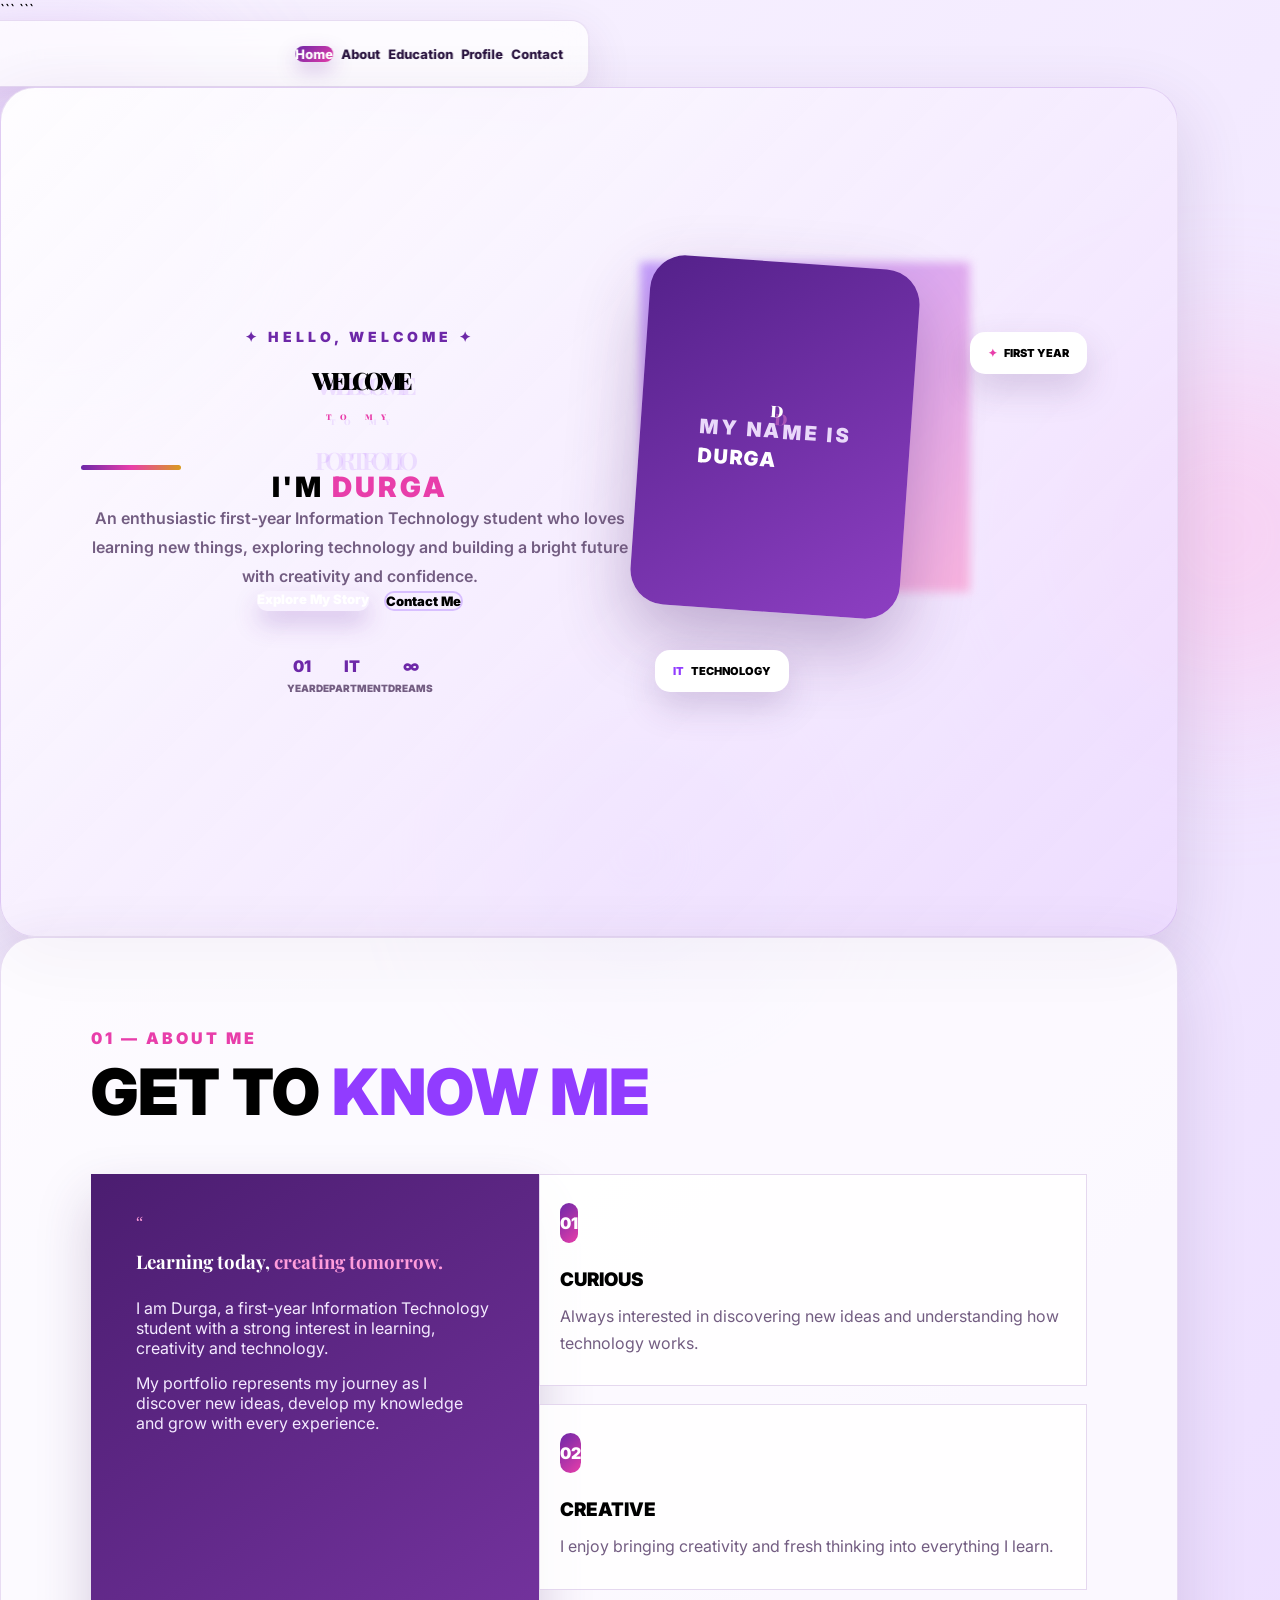
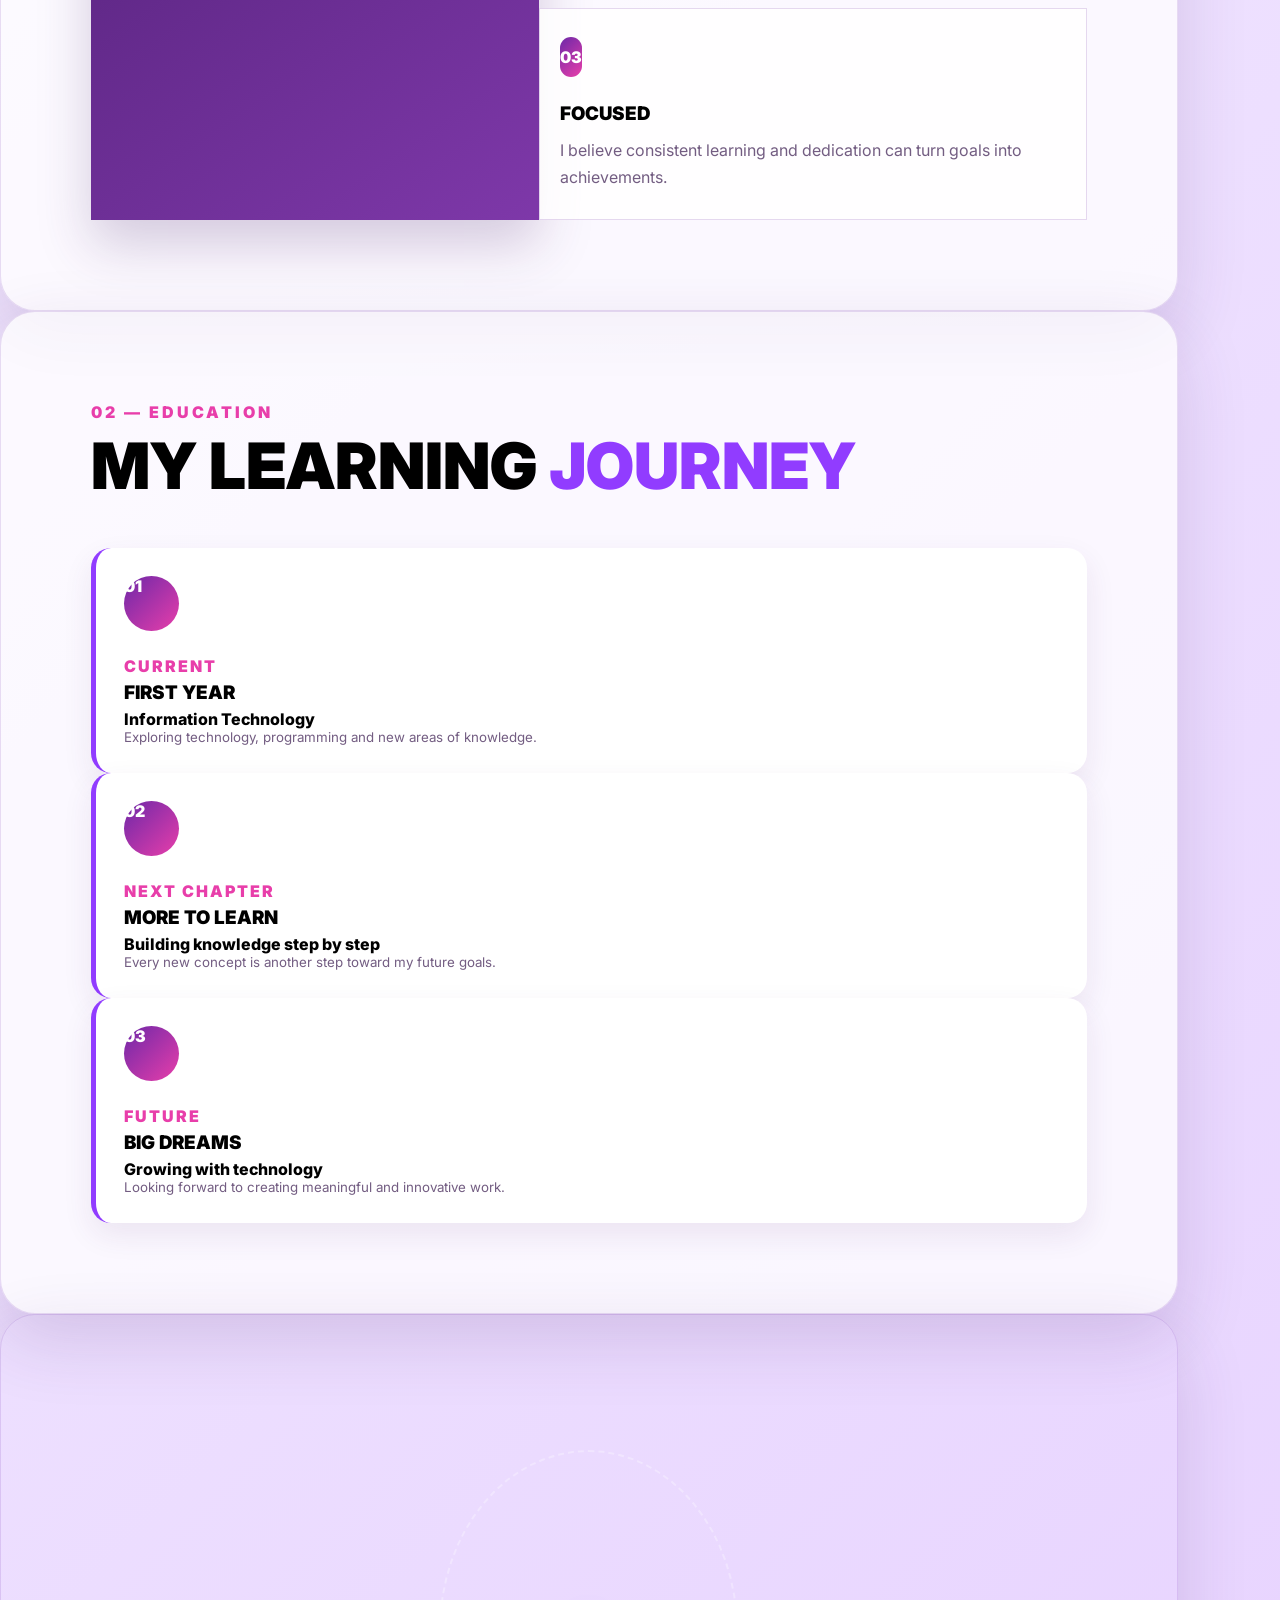
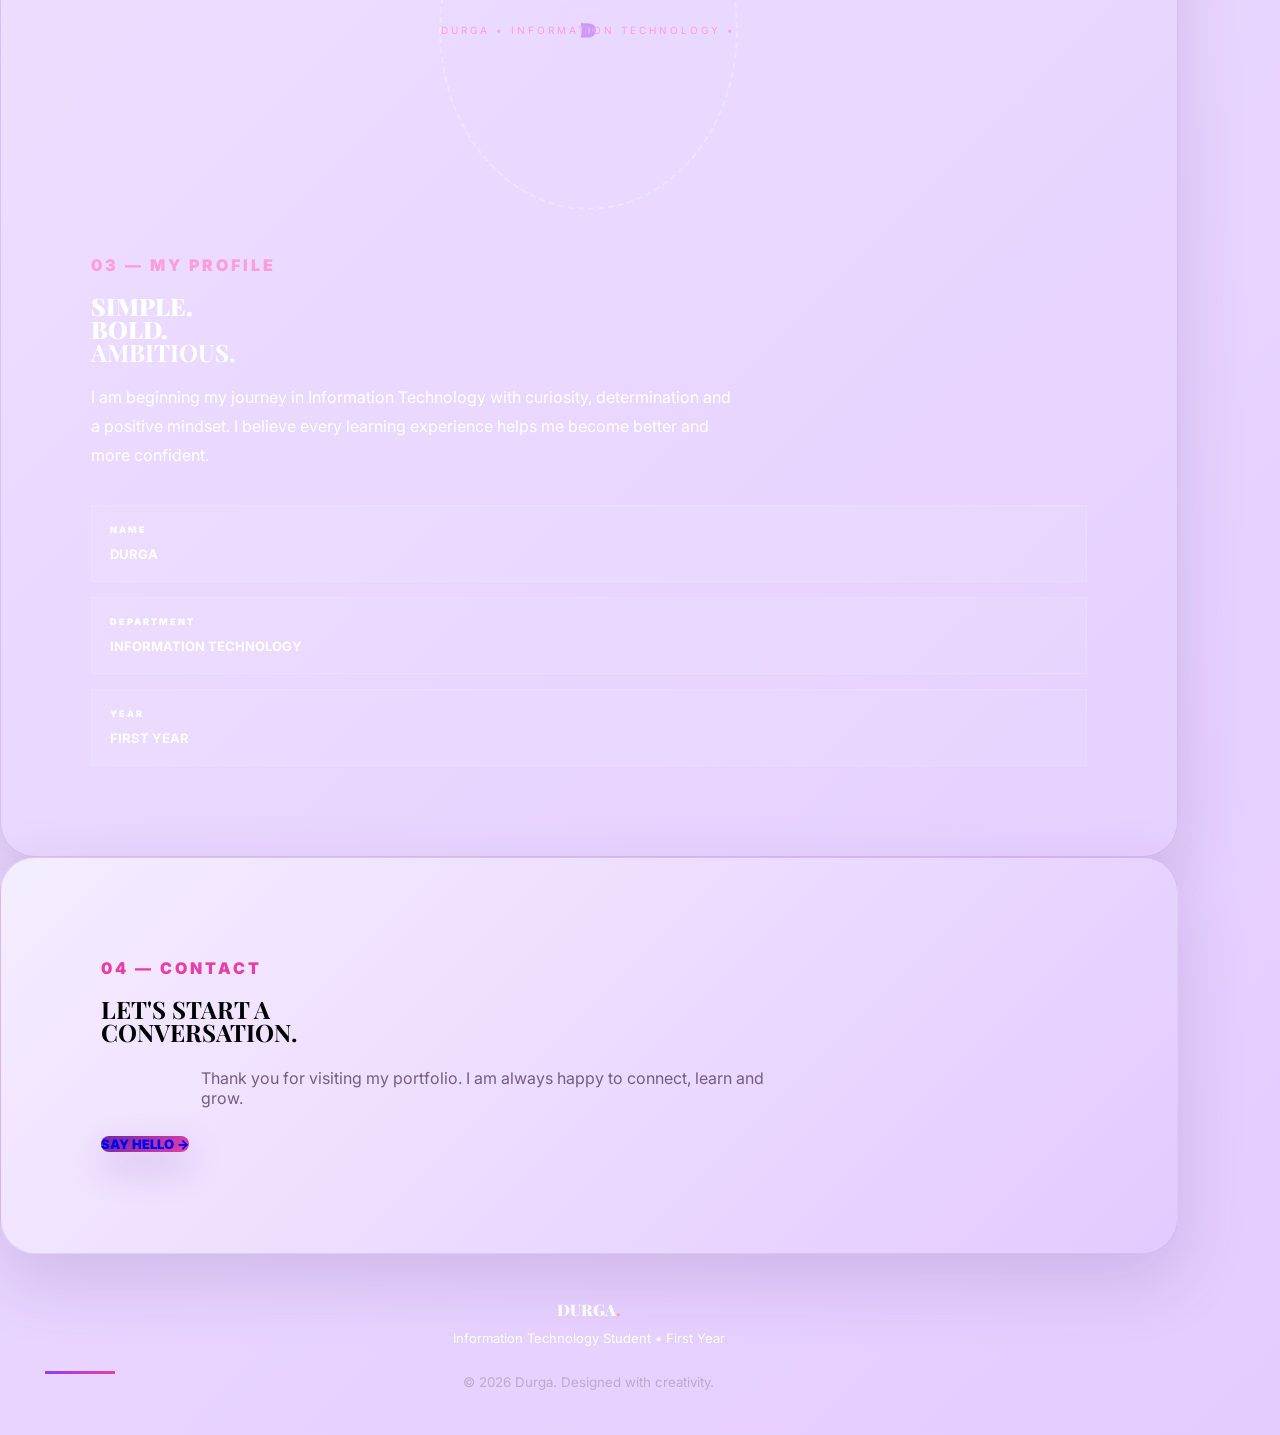
<file: index.html>
<!DOCTYPE html>

<html lang="en">
<head>
    <meta charset="UTF-8">
    <meta name="viewport" content="width=device-width, initial-scale=1.0">

```
<title>Durga | IT Student Portfolio</title>

<link rel="preconnect" href="https://fonts.googleapis.com">
<link rel="preconnect" href="https://fonts.gstatic.com" crossorigin>

<link href="https://fonts.googleapis.com/css2?family=Inter:wght@400;500;600;700;800;900&family=Playfair+Display:wght@700;800;900&display=swap" rel="stylesheet">

<link rel="stylesheet" href="style.css">
```

</head>

<body>


<div class="background-shape shape-one"></div>
<div class="background-shape shape-two"></div>
<div class="background-shape shape-three"></div>


<header class="navbar">
    <div class="logo">
        <span>D</span> DURGA
    </div>

    <nav>
        <a href="#home" class="active">Home</a>
        <a href="#about">About</a>
        <a href="#education">Education</a>
        <a href="#profile">Profile</a>
        <a href="#contact">Contact</a>
    </nav>
</header>


<main>

    
    <section id="home" class="hero section-box">

        <div class="hero-content">

            <p class="small-heading">✦ HELLO, WELCOME ✦</p>

            <h1>
                WELCOME
                <span>TO MY</span>
                <strong>PORTFOLIO</strong>
            </h1>

            <div class="welcome-line"></div>

            <h2>
                I'M <span>DURGA</span>
            </h2>

            <p class="hero-description">
                An enthusiastic first-year Information Technology student
                who loves learning new things, exploring technology and
                building a bright future with creativity and confidence.
            </p>

            <div class="hero-buttons">
                <a href="#about" class="primary-btn">
                    Explore My Story
                </a>

                <a href="#contact" class="secondary-btn">
                    Contact Me
                </a>
            </div>

            <div class="hero-details">
                <div>
                    <strong>01</strong>
                    <span>YEAR</span>
                </div>

                <div>
                    <strong>IT</strong>
                    <span>DEPARTMENT</span>
                </div>

                <div>
                    <strong>∞</strong>
                    <span>DREAMS</span>
                </div>
            </div>

        </div>


       
        <div class="hero-visual">

            <div class="glow-circle"></div>

            <div class="orbit orbit-one"></div>
            <div class="orbit orbit-two"></div>

            <div class="profile-card">
                <div class="profile-letter">D</div>

                <div class="profile-name">
                    <span>MY NAME IS</span>
                    DURGA
                </div>
            </div>

            <div class="floating-card card-top">
                <span>✦</span>
                FIRST YEAR
            </div>

            <div class="floating-card card-bottom">
                <span>IT</span>
                TECHNOLOGY
            </div>

        </div>

    </section>


   
    <section id="about" class="about section-box">

        <div class="section-heading">
            <span>01 — ABOUT ME</span>
            <h2>GET TO <em>KNOW ME</em></h2>
        </div>

        <div class="about-main">

            <div class="about-intro">
                <p class="quote-mark">“</p>

                <h3>
                    Learning today,
                    <span>creating tomorrow.</span>
                </h3>

                <p>
                    I am Durga, a first-year Information Technology
                    student with a strong interest in learning,
                    creativity and technology.
                </p>

                <p>
                    My portfolio represents my journey as I discover
                    new ideas, develop my knowledge and grow with
                    every experience.
                </p>
            </div>


            <div class="about-cards">

                <div class="info-card">
                    <span class="card-icon">01</span>
                    <h3>CURIOUS</h3>
                    <p>
                        Always interested in discovering new ideas
                        and understanding how technology works.
                    </p>
                </div>

                <div class="info-card">
                    <span class="card-icon">02</span>
                    <h3>CREATIVE</h3>
                    <p>
                        I enjoy bringing creativity and fresh thinking
                        into everything I learn.
                    </p>
                </div>

                <div class="info-card">
                    <span class="card-icon">03</span>
                    <h3>FOCUSED</h3>
                    <p>
                        I believe consistent learning and dedication
                        can turn goals into achievements.
                    </p>
                </div>

            </div>

        </div>

    </section>


    <section id="education" class="education section-box">

        <div class="section-heading">
            <span>02 — EDUCATION</span>
            <h2>MY LEARNING <em>JOURNEY</em></h2>
        </div>

        <div class="timeline">

            <div class="timeline-item">
                <div class="timeline-number">01</div>

                <div class="timeline-content">
                    <span>CURRENT</span>
                    <h3>FIRST YEAR</h3>
                    <p>
                        Information Technology
                    </p>
                    <small>
                        Exploring technology, programming and
                        new areas of knowledge.
                    </small>
                </div>
            </div>


            <div class="timeline-item">
                <div class="timeline-number">02</div>

                <div class="timeline-content">
                    <span>NEXT CHAPTER</span>
                    <h3>MORE TO LEARN</h3>
                    <p>
                        Building knowledge step by step
                    </p>
                    <small>
                        Every new concept is another step toward
                        my future goals.
                    </small>
                </div>
            </div>


            <div class="timeline-item">
                <div class="timeline-number">03</div>

                <div class="timeline-content">
                    <span>FUTURE</span>
                    <h3>BIG DREAMS</h3>
                    <p>
                        Growing with technology
                    </p>
                    <small>
                        Looking forward to creating meaningful
                        and innovative work.
                    </small>
                </div>
            </div>

        </div>

    </section>


    
    <section id="profile" class="profile section-box">

        <div class="profile-art">
            <div class="big-letter">D</div>
            <div class="circle-text">DURGA • INFORMATION TECHNOLOGY • </div>
        </div>

        <div class="profile-content">

            <span class="profile-label">03 — MY PROFILE</span>

            <h2>
                SIMPLE.
                <span>BOLD.</span>
                <strong>AMBITIOUS.</strong>
            </h2>

            <p>
                I am beginning my journey in Information Technology
                with curiosity, determination and a positive mindset.
                I believe every learning experience helps me become
                better and more confident.
            </p>

            <div class="profile-details">

                <div>
                    <span>NAME</span>
                    <strong>DURGA</strong>
                </div>

                <div>
                    <span>DEPARTMENT</span>
                    <strong>INFORMATION TECHNOLOGY</strong>
                </div>

                <div>
                    <span>YEAR</span>
                    <strong>FIRST YEAR</strong>
                </div>

            </div>

        </div>

    </section>


   
    <section id="contact" class="contact section-box">

        <div class="contact-content">

            <span>04 — CONTACT</span>

            <h2>
                LET'S START A
                <em>CONVERSATION.</em>
            </h2>

            <p>
                Thank you for visiting my portfolio.
                I am always happy to connect, learn and grow.
            </p>

            <a href="mailto:your-email@example.com" class="contact-button">
                SAY HELLO →
            </a>

        </div>

    </section>

</main>



<footer>

    <div class="footer-logo">
        DURGA<span>.</span>
    </div>

    <p>
        Information Technology Student • First Year
    </p>

    <div class="footer-line"></div>

    <small>
        © 2026 Durga. Designed with creativity.
    </small>

</footer>


<script>

   
    document.querySelectorAll('nav a').forEach(link => {

        link.addEventListener('click', function() {

            document.querySelectorAll('nav a')
                .forEach(item => item.classList.remove('active'));

            this.classList.add('active');

        });

    });


   
    const hero = document.querySelector('.hero');
    const visual = document.querySelector('.hero-visual');

    hero.addEventListener('mousemove', (event) => {

        const x = (event.clientX / window.innerWidth - 0.5) * 10;
        const y = (event.clientY / window.innerHeight - 0.5) * 10;

        visual.style.transform =
            `translate(${x}px, ${y}px)`;

    });

    hero.addEventListener('mouseleave', () => {
        visual.style.transform = 'translate(0, 0)';
    });

</script>


</body>
</html>
</file>
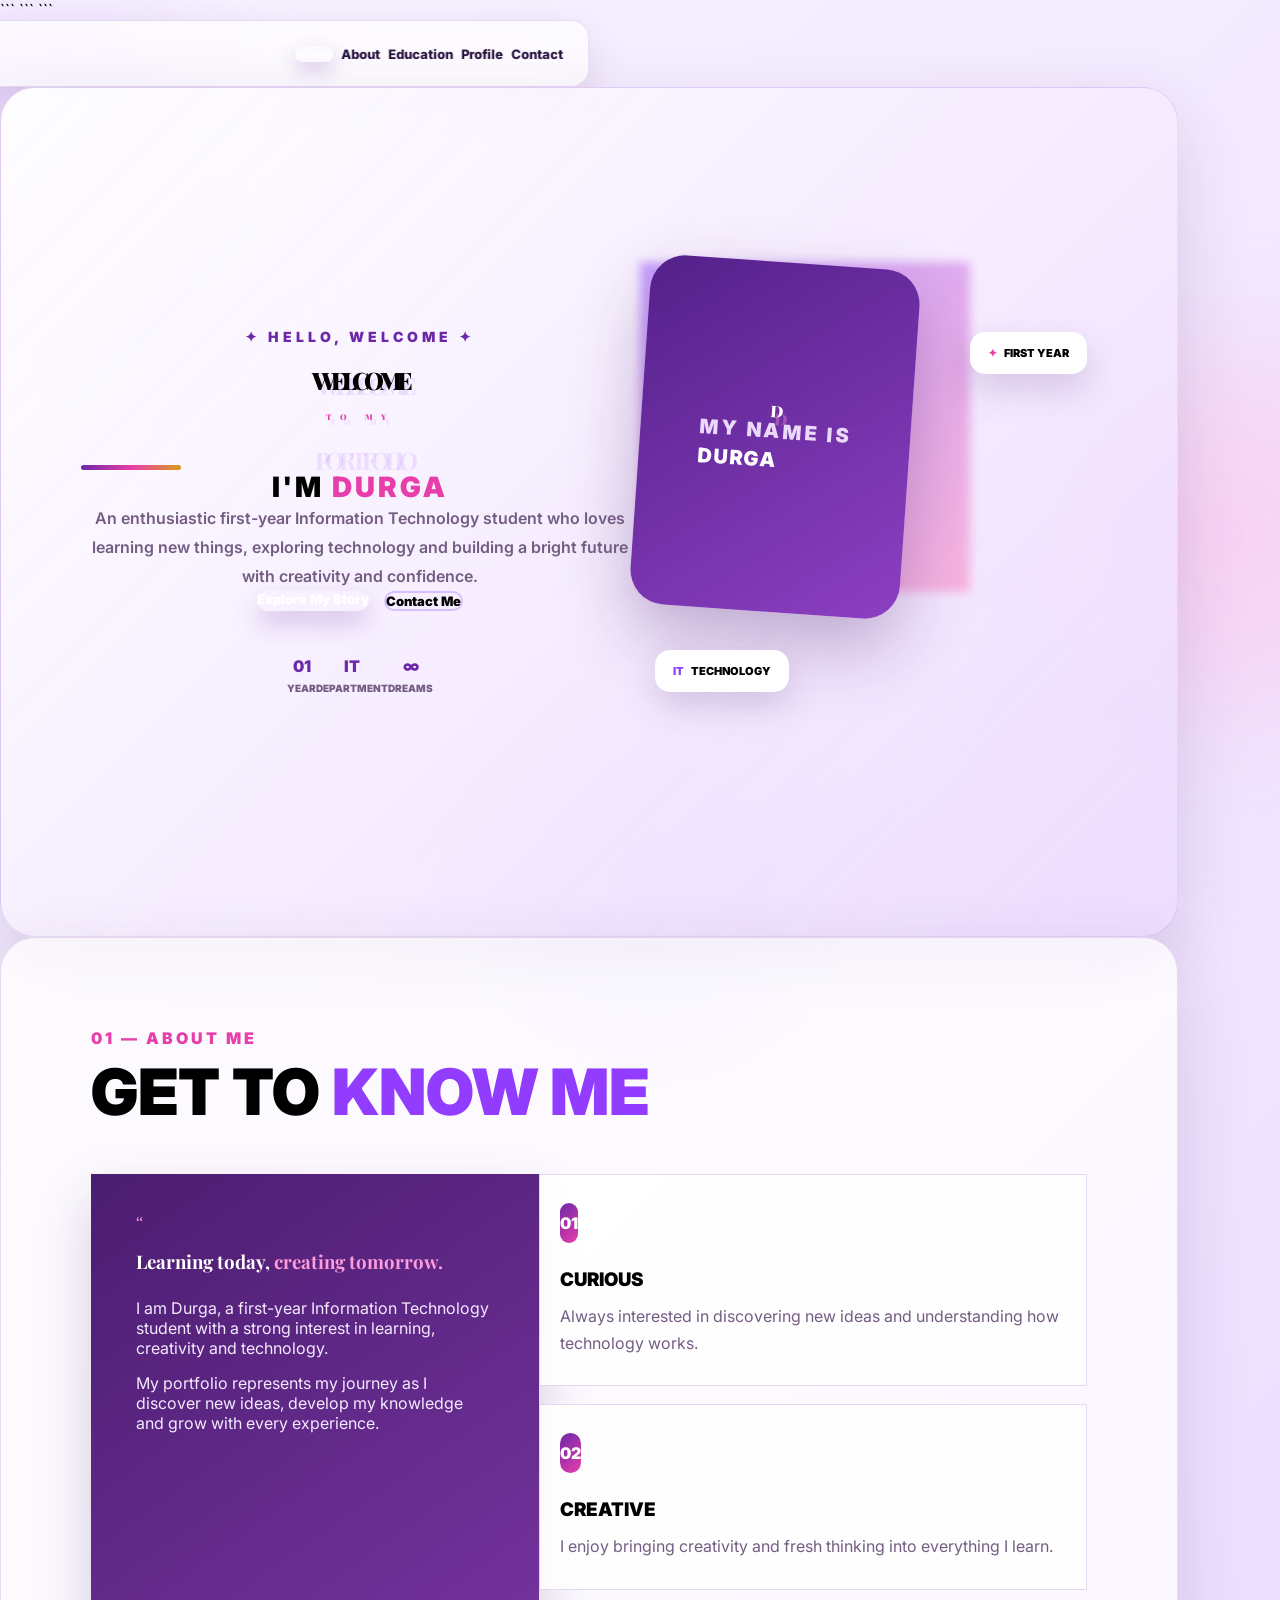
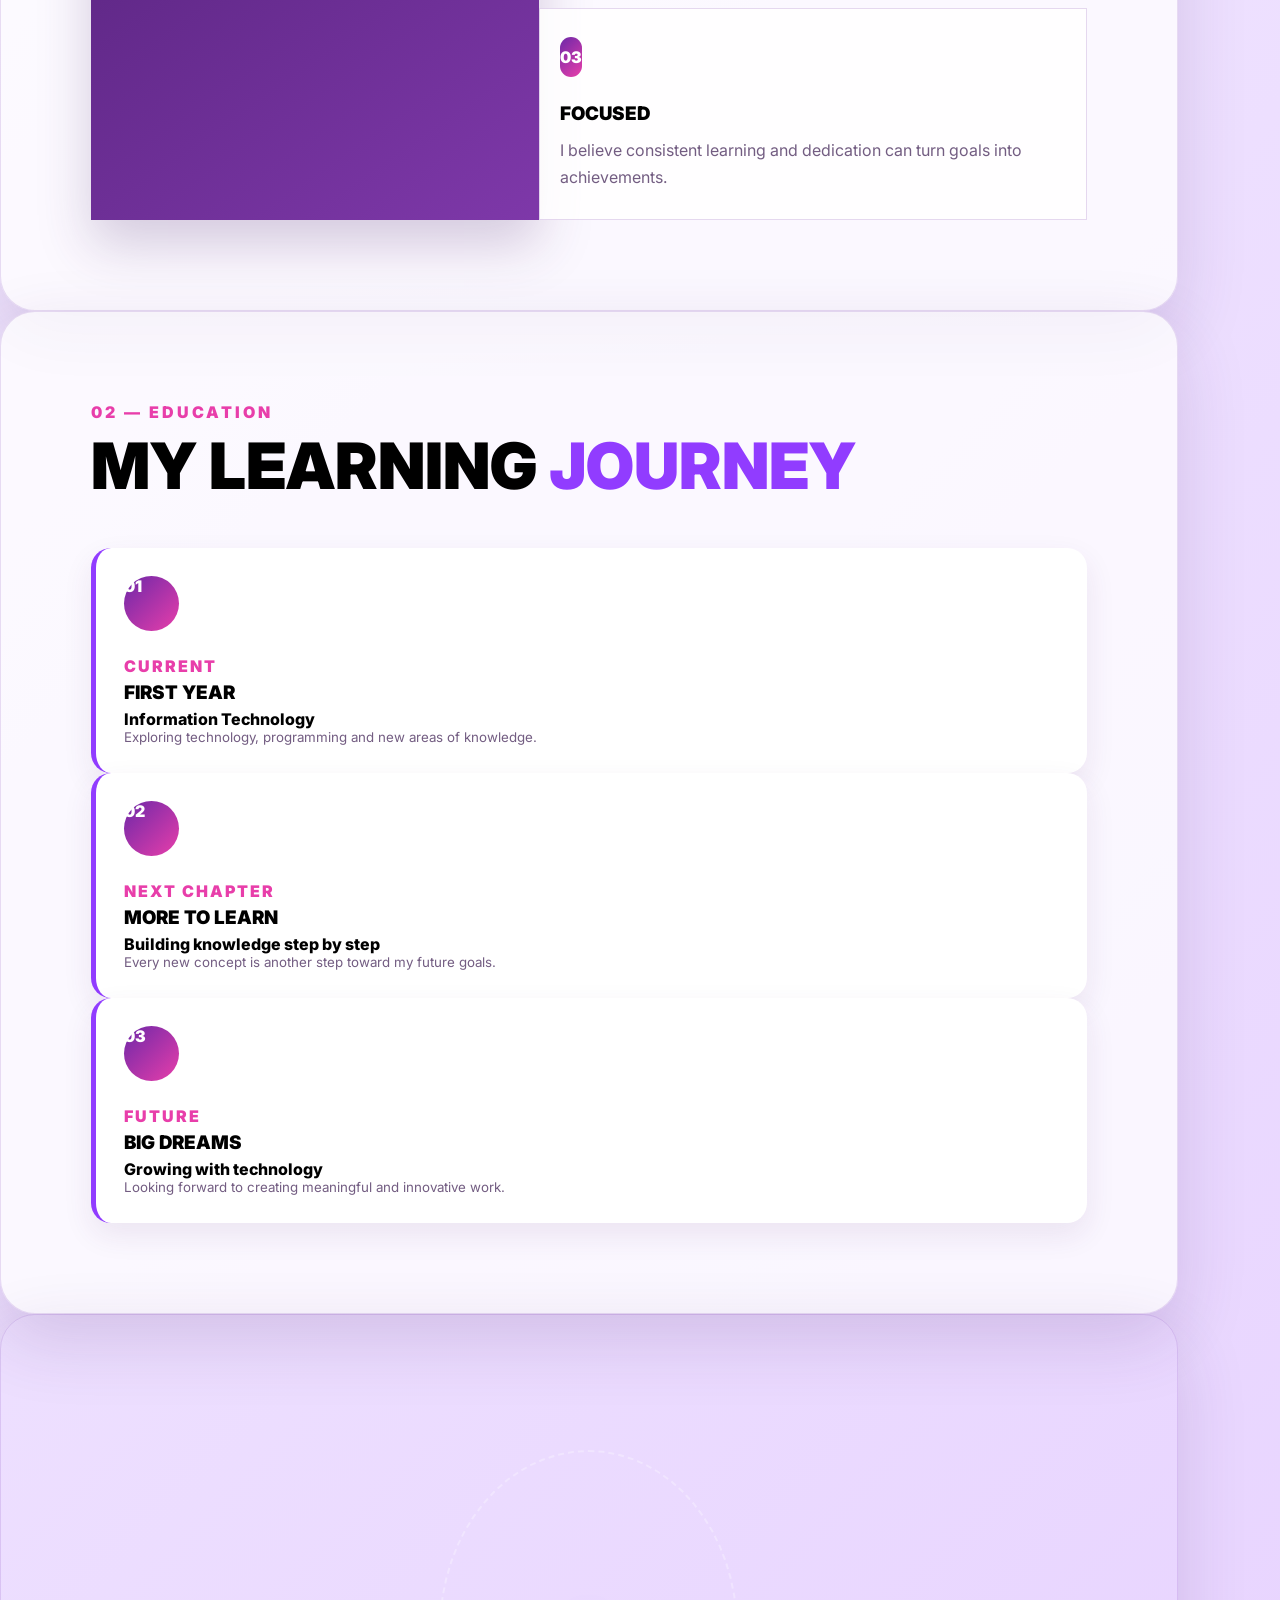
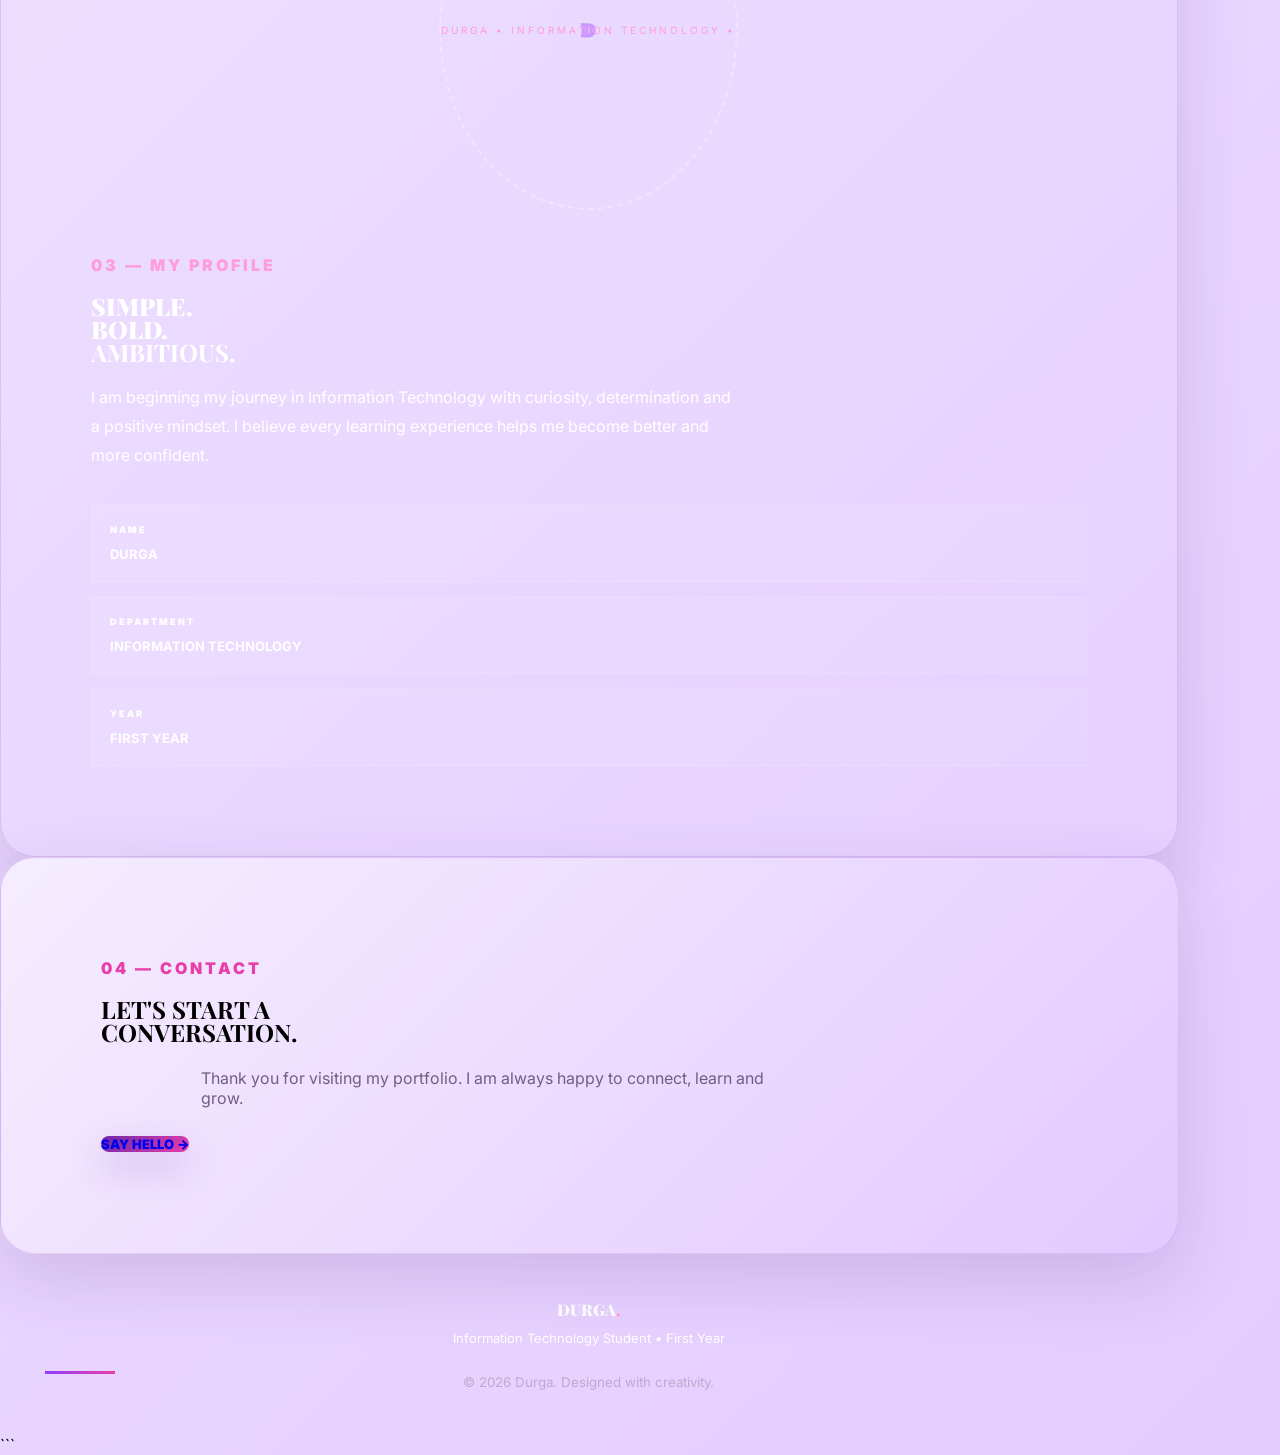
<file: index 07.html>
<!DOCTYPE html>

<html lang="en">
<head>
    <meta charset="UTF-8">
    <meta name="viewport" content="width=device-width, initial-scale=1.0">

```
<title>Durga | IT Student Portfolio</title>

<link rel="preconnect" href="https://fonts.googleapis.com">
<link rel="preconnect" href="https://fonts.gstatic.com" crossorigin>

<link href="https://fonts.googleapis.com/css2?family=Inter:wght@400;500;600;700;800;900&family=Playfair+Display:wght@700;800;900&display=swap" rel="stylesheet">

<link rel="stylesheet" href="style 07.css">
```

</head>

<body>

```
<!-- Background Decoration -->
<div class="background-shape shape-one"></div>
<div class="background-shape shape-two"></div>
<div class="background-shape shape-three"></div>

<!-- Navigation -->
<header class="navbar">
    <div class="logo">
        <span>D</span> DURGA
    </div>

    <nav>
        <a href="#home" class="active">Home</a>
        <a href="#about">About</a>
        <a href="#education">Education</a>
        <a href="#profile">Profile</a>
        <a href="#contact">Contact</a>
    </nav>
</header>


<main>

    <!-- HERO / WELCOME -->
    <section id="home" class="hero section-box">

        <div class="hero-content">

            <p class="small-heading">✦ HELLO, WELCOME ✦</p>

            <h1>
                WELCOME
                <span>TO MY</span>
                <strong>PORTFOLIO</strong>
            </h1>

            <div class="welcome-line"></div>

            <h2>
                I'M <span>DURGA</span>
            </h2>

            <p class="hero-description">
                An enthusiastic first-year Information Technology student
                who loves learning new things, exploring technology and
                building a bright future with creativity and confidence.
            </p>

            <div class="hero-buttons">
                <a href="#about" class="primary-btn">
                    Explore My Story
                </a>

                <a href="#contact" class="secondary-btn">
                    Contact Me
                </a>
            </div>

            <div class="hero-details">
                <div>
                    <strong>01</strong>
                    <span>YEAR</span>
                </div>

                <div>
                    <strong>IT</strong>
                    <span>DEPARTMENT</span>
                </div>

                <div>
                    <strong>∞</strong>
                    <span>DREAMS</span>
                </div>
            </div>

        </div>


        <!-- Profile Visual -->
        <div class="hero-visual">

            <div class="glow-circle"></div>

            <div class="orbit orbit-one"></div>
            <div class="orbit orbit-two"></div>

            <div class="profile-card">
                <div class="profile-letter">D</div>

                <div class="profile-name">
                    <span>MY NAME IS</span>
                    DURGA
                </div>
            </div>

            <div class="floating-card card-top">
                <span>✦</span>
                FIRST YEAR
            </div>

            <div class="floating-card card-bottom">
                <span>IT</span>
                TECHNOLOGY
            </div>

        </div>

    </section>


    <!-- ABOUT -->
    <section id="about" class="about section-box">

        <div class="section-heading">
            <span>01 — ABOUT ME</span>
            <h2>GET TO <em>KNOW ME</em></h2>
        </div>

        <div class="about-main">

            <div class="about-intro">
                <p class="quote-mark">“</p>

                <h3>
                    Learning today,
                    <span>creating tomorrow.</span>
                </h3>

                <p>
                    I am Durga, a first-year Information Technology
                    student with a strong interest in learning,
                    creativity and technology.
                </p>

                <p>
                    My portfolio represents my journey as I discover
                    new ideas, develop my knowledge and grow with
                    every experience.
                </p>
            </div>


            <div class="about-cards">

                <div class="info-card">
                    <span class="card-icon">01</span>
                    <h3>CURIOUS</h3>
                    <p>
                        Always interested in discovering new ideas
                        and understanding how technology works.
                    </p>
                </div>

                <div class="info-card">
                    <span class="card-icon">02</span>
                    <h3>CREATIVE</h3>
                    <p>
                        I enjoy bringing creativity and fresh thinking
                        into everything I learn.
                    </p>
                </div>

                <div class="info-card">
                    <span class="card-icon">03</span>
                    <h3>FOCUSED</h3>
                    <p>
                        I believe consistent learning and dedication
                        can turn goals into achievements.
                    </p>
                </div>

            </div>

        </div>

    </section>


    <!-- EDUCATION -->
    <section id="education" class="education section-box">

        <div class="section-heading">
            <span>02 — EDUCATION</span>
            <h2>MY LEARNING <em>JOURNEY</em></h2>
        </div>

        <div class="timeline">

            <div class="timeline-item">
                <div class="timeline-number">01</div>

                <div class="timeline-content">
                    <span>CURRENT</span>
                    <h3>FIRST YEAR</h3>
                    <p>
                        Information Technology
                    </p>
                    <small>
                        Exploring technology, programming and
                        new areas of knowledge.
                    </small>
                </div>
            </div>


            <div class="timeline-item">
                <div class="timeline-number">02</div>

                <div class="timeline-content">
                    <span>NEXT CHAPTER</span>
                    <h3>MORE TO LEARN</h3>
                    <p>
                        Building knowledge step by step
                    </p>
                    <small>
                        Every new concept is another step toward
                        my future goals.
                    </small>
                </div>
            </div>


            <div class="timeline-item">
                <div class="timeline-number">03</div>

                <div class="timeline-content">
                    <span>FUTURE</span>
                    <h3>BIG DREAMS</h3>
                    <p>
                        Growing with technology
                    </p>
                    <small>
                        Looking forward to creating meaningful
                        and innovative work.
                    </small>
                </div>
            </div>

        </div>

    </section>


    <!-- PROFILE -->
    <section id="profile" class="profile section-box">

        <div class="profile-art">
            <div class="big-letter">D</div>
            <div class="circle-text">DURGA • INFORMATION TECHNOLOGY • </div>
        </div>

        <div class="profile-content">

            <span class="profile-label">03 — MY PROFILE</span>

            <h2>
                SIMPLE.
                <span>BOLD.</span>
                <strong>AMBITIOUS.</strong>
            </h2>

            <p>
                I am beginning my journey in Information Technology
                with curiosity, determination and a positive mindset.
                I believe every learning experience helps me become
                better and more confident.
            </p>

            <div class="profile-details">

                <div>
                    <span>NAME</span>
                    <strong>DURGA</strong>
                </div>

                <div>
                    <span>DEPARTMENT</span>
                    <strong>INFORMATION TECHNOLOGY</strong>
                </div>

                <div>
                    <span>YEAR</span>
                    <strong>FIRST YEAR</strong>
                </div>

            </div>

        </div>

    </section>


    <!-- CONTACT -->
    <section id="contact" class="contact section-box">

        <div class="contact-content">

            <span>04 — CONTACT</span>

            <h2>
                LET'S START A
                <em>CONVERSATION.</em>
            </h2>

            <p>
                Thank you for visiting my portfolio.
                I am always happy to connect, learn and grow.
            </p>

            <a href="mailto:your-email@example.com" class="contact-button">
                SAY HELLO →
            </a>

        </div>

    </section>

</main>


<!-- FOOTER -->
<footer>

    <div class="footer-logo">
        DURGA<span>.</span>
    </div>

    <p>
        Information Technology Student • First Year
    </p>

    <div class="footer-line"></div>

    <small>
        © 2026 Durga. Designed with creativity.
    </small>

</footer>


<script>

    // Smooth navigation
    document.querySelectorAll('nav a').forEach(link => {

        link.addEventListener('click', function() {

            document.querySelectorAll('nav a')
                .forEach(item => item.classList.remove('active'));

            this.classList.add('active');

        });

    });


    // Small hero movement effect
    const hero = document.querySelector('.hero');
    const visual = document.querySelector('.hero-visual');

    hero.addEventListener('mousemove', (event) => {

        const x = (event.clientX / window.innerWidth - 0.5) * 10;
        const y = (event.clientY / window.innerHeight - 0.5) * 10;

        visual.style.transform =
            `translate(${x}px, ${y}px)`;

    });

    hero.addEventListener('mouseleave', () => {
        visual.style.transform = 'translate(0, 0)';
    });

</script>
```

</body>
</html>
</file>
<file: style.css>
:root {
--lavender-bg: #eee4ff;
--lavender-light: #f8f4ff;
--lavender: #d8bfff;

```
--purple-dark: #32105a;
--purple: #6d28a8;
--purple-bright: #913cff;

--pink: #e83eaa;
--pink-light: #ff8bd4;

--gold: #d99b20;

--white: #ffffff;
--text-dark: #29133f;
--text-light: #735d82;

--border: rgba(109, 40, 168, 0.18);

--shadow:
    0 25px 70px rgba(74, 35, 105, 0.16);
```

}



* {
  margin: 0;
  padding: 0;
  box-sizing: border-box;
  scroll-behavior: smooth;
  }

body {
font-family: "Inter", sans-serif;
background:
linear-gradient(
135deg,
#f8f3ff 0%,
#eee1ff 45%,
#e4ccff 100%
);

```
color: var(--text-dark);
overflow-x: hidden;
```

}



.background-shape {
position: fixed;
border-radius: 50%;
filter: blur(80px);
opacity: 0.45;
z-index: -1;
pointer-events: none;
}

.shape-one {
width: 300px;
height: 300px;
background: #d7a8ff;
top: 5%;
left: -100px;
}

.shape-two {
width: 350px;
height: 350px;
background: #ffb9e5;
right: -120px;
top: 40%;
}

.shape-three {
width: 250px;
height: 250px;
background: #c8b0ff;
bottom: -80px;
left: 40%;
}



.navbar {
width: 92%;
max-width: 1250px;

```
position: fixed;
top: 20px;
left: 50%;
transform: translateX(-50%);

padding: 15px 25px;

display: flex;
justify-content: space-between;
align-items: center;

background: rgba(255, 255, 255, 0.72);
backdrop-filter: blur(18px);

border: 1px solid rgba(109, 40, 168, 0.15);
border-radius: 18px;

box-shadow: 0 15px 45px rgba(74, 35, 105, 0.12);

z-index: 1000;
```

}

.logo {
font-size: 18px;
font-weight: 900;
letter-spacing: 2px;
color: var(--purple-dark);
}

.logo span {
display: inline-flex;

```
width: 35px;
height: 35px;

margin-right: 8px;

align-items: center;
justify-content: center;

color: white;
background: linear-gradient(
    135deg,
    var(--purple),
    var(--pink)
);

border-radius: 10px;


}

nav {
display: flex;
gap: 8px;
}

nav a {
text-decoration: none;
color: var(--text-dark);

```
padding: 10px 14px;

font-size: 13px;
font-weight: 800;

border-radius: 10px;

transition: 0.3s;
```

}

nav a:hover,
nav a.active {
color: white;


background:
    linear-gradient(
        135deg,
        var(--purple),
        var(--pink)
    );

box-shadow: 0 8px 20px rgba(109, 40, 168, 0.25);


}



main {
width: 100%;
}

.section-box {
width: 92%;
max-width: 1250px;

```
margin: 35px auto;

border-radius: 35px;

background:
    rgba(255, 255, 255, 0.76);

border: 1px solid rgba(109, 40, 168, 0.14);

box-shadow: var(--shadow);

position: relative;
overflow: hidden;
```

}



.hero {
min-height: 850px;

```
margin-top: 110px;

display: grid;
grid-template-columns: 1.1fr 0.9fr;

align-items: center;

padding: 80px;

background:
    linear-gradient(
        135deg,
        rgba(255,255,255,0.95),
        rgba(236,218,255,0.82)
    );
```

}



.hero-content {
text-align: center;
max-width: 700px;
margin: auto;
z-index: 2;
}

.small-heading {
color: var(--purple);
font-size: 14px;
font-weight: 900;
letter-spacing: 4px;
margin-bottom: 25px;
}

.hero h1 {
font-family: "Playfair Display", serif;

```
font-size: clamp(65px, 8vw, 125px);

line-height: 0.84;

font-weight: 900;

letter-spacing: -5px;

color: var(--purple-dark);

text-shadow:
    4px 5px 0 rgba(145, 60, 255, 0.12);
```

}

.hero h1 span {
display: block;

```
font-family: "Inter", sans-serif;

font-size: 0.33em;

letter-spacing: 8px;

margin: 24px 0;

color: var(--pink);
```

}

.hero h1 strong {
display: block;

```
background:
    linear-gradient(
        90deg,
        var(--purple-bright),
        var(--pink),
        var(--gold)
    );

-webkit-background-clip: text;
background-clip: text;

color: transparent;
```

}

.welcome-line {
width: 100px;
height: 5px;

```
margin: 30px auto;

border-radius: 10px;

background:
    linear-gradient(
        90deg,
        var(--purple),
        var(--pink),
        var(--gold)
    );
```

}

.hero h2 {
font-size: 28px;
font-weight: 900;
letter-spacing: 3px;

```
color: var(--purple-dark);
```

}

.hero h2 span {
color: var(--pink);
}

.hero-description {
max-width: 650px;

```
margin: 22px auto;

color: var(--text-light);

line-height: 1.8;

font-size: 16px;
font-weight: 600;
```

}



.hero-buttons {
display: flex;
justify-content: center;
gap: 15px;

```
margin-top: 32px;
```

}

.primary-btn,
.secondary-btn,
.contact-button {
text-decoration: none;

```
padding: 15px 24px;

border-radius: 12px;

font-size: 13px;
font-weight: 900;

transition: 0.3s;
```

}

.primary-btn {
color: white;

```
background:
    linear-gradient(
        135deg,
        var(--purple),
        var(--pink)
    );

box-shadow:
    0 12px 25px rgba(109, 40, 168, 0.25);
```

}

.secondary-btn {
color: var(--purple-dark);

```
background: white;

border: 2px solid var(--lavender);
```

}

.primary-btn:hover,
.secondary-btn:hover,
.contact-button:hover {
transform: translateY(-4px);
}



.hero-details {
display: flex;
justify-content: center;

```
gap: 50px;

margin-top: 45px;
```

}

.hero-details div {
text-align: center;
}

.hero-details strong {
display: block;

```
font-size: 25px;
font-weight: 900;

color: var(--purple);
```

}

.hero-details span {
font-size: 10px;
font-weight: 900;

```
letter-spacing: 2px;

color: var(--text-light);
```

}



.hero-visual {
min-height: 500px;

```
display: flex;
align-items: center;
justify-content: center;

position: relative;

transition: transform 0.25s ease;
```

}

.glow-circle {
width: 330px;
height: 330px;

```
border-radius: 50%;

background:
    linear-gradient(
        135deg,
        #c7a2ff,
        #f9b4df
    );

filter: blur(5px);

position: absolute;
```

}

.profile-card {
width: 270px;
height: 350px;

```
position: relative;
z-index: 3;

display: flex;
flex-direction: column;
align-items: center;
justify-content: center;

border-radius: 35px;

background:
    linear-gradient(
        145deg,
        #54218a,
        #8d3fc2
    );

box-shadow:
    0 30px 70px rgba(65, 24, 98, 0.3);

transform: rotate(4deg);
```

}

.profile-letter {
font-family: "Playfair Display", serif;

```
font-size: 190px;
line-height: 1;

font-weight: 900;

color: white;

text-shadow:
    5px 8px 0 rgba(255, 139, 212, 0.4);
```

}

.profile-name {
color: white;

```
text-align: center;

font-size: 20px;
font-weight: 900;

letter-spacing: 2px;
```

}

.profile-name span {
display: block;

```
font-size: 9px;

letter-spacing: 3px;

color: #ead9fa;

margin-bottom: 5px;
```

}



.orbit {
position: absolute;

```
border: 2px solid rgba(109, 40, 168, 0.2);

border-radius: 50%;

z-index: 1;
```

}

.orbit-one {
width: 420px;
height: 250px;

```
transform: rotate(35deg);
```

}

.orbit-two {
width: 280px;
height: 450px;

```
transform: rotate(-35deg);
```

}



.floating-card {
position: absolute;

```
z-index: 5;

padding: 14px 18px;

border-radius: 15px;

background: white;

box-shadow:
    0 15px 35px rgba(74, 35, 105, 0.18);

color: var(--purple-dark);

font-size: 11px;
font-weight: 900;
```

}

.floating-card span {
color: var(--pink);
margin-right: 5px;
}

.card-top {
top: 70px;
right: 10px;
}

.card-bottom {
bottom: 70px;
left: 15px;
}

.card-bottom span {
color: var(--purple-bright);
}



.section-heading {
margin-bottom: 50px;
}

.section-heading span {
color: var(--pink);

```
font-size: 12px;
font-weight: 900;

letter-spacing: 3px;
```

}

.section-heading h2 {
margin-top: 12px;

```
font-family: "Playfair Display", serif;

font-size: clamp(40px, 5vw, 70px);

line-height: 1;

font-weight: 900;

color: var(--purple-dark);
```

}

.section-heading em {
color: var(--purple-bright);
font-style: normal;
}



.about {
padding: 90px;
}

.about-main {
display: grid;
grid-template-columns: 0.9fr 1.1fr;

```
gap: 50px;

align-items: stretch;
```

}

.about-intro {
padding: 45px;

```
border-radius: 25px;

background:
    linear-gradient(
        145deg,
        #4b1d70,
        #7e38a9
    );

color: white;

box-shadow:
    0 25px 50px rgba(74, 35, 105, 0.22);
```

}

.quote-mark {
font-family: Georgia, serif;

```
font-size: 80px;

line-height: 0.5;

color: #ff9cdb;
```

}

.about-intro h3 {
font-family: "Playfair Display", serif;

```
font-size: 38px;

line-height: 1.1;

margin: 25px 0;
```

}

.about-intro h3 span {
color: #ff9cdb;
}

.about-intro p:not(.quote-mark) {
color: #f4eaff;

```
line-height: 1.8;

margin-top: 15px;
```

}

.about-cards {
display: grid;

```
grid-template-columns: repeat(3, 1fr);

gap: 18px;
```

}

.info-card {
padding: 28px 20px;

```
border-radius: 20px;

background: rgba(255,255,255,0.85);

border: 1px solid var(--border);

transition: 0.3s;
```

}

.info-card:hover {
transform: translateY(-8px);

```
box-shadow:
    0 20px 40px rgba(74, 35, 105, 0.14);
```

}

.card-icon {
display: inline-flex;

```
width: 40px;
height: 40px;

align-items: center;
justify-content: center;

border-radius: 12px;

color: white;

font-weight: 900;

background:
    linear-gradient(
        135deg,
        var(--purple),
        var(--pink)
    );
```

}

.info-card h3 {
margin: 25px 0 12px;

```
font-size: 18px;
font-weight: 900;

color: var(--purple-dark);
```

}

.info-card p {
color: var(--text-light);

```
font-size: 13px;

line-height: 1.7;
```

}



.education {
padding: 90px;

```
background:
    linear-gradient(
        135deg,
        rgba(255,255,255,0.92),
        rgba(238,220,255,0.92)
    );
```

}

.timeline {
display: grid;

```
gap: 20px;
```

}

.timeline-item {
display: grid;

```
grid-template-columns: 75px 1fr;

gap: 25px;

padding: 28px;

border-radius: 20px;

background: white;

border-left: 5px solid var(--purple-bright);

box-shadow:
    0 12px 30px rgba(74, 35, 105, 0.09);

transition: 0.3s;
```

}

.timeline-item:hover {
transform: translateX(8px);
}

.timeline-number {
width: 55px;
height: 55px;

```
display: flex;

align-items: center;
justify-content: center;

border-radius: 50%;

color: white;

font-weight: 900;

background:
    linear-gradient(
        135deg,
        var(--purple),
        var(--pink)
    );
```

}

.timeline-content span {
color: var(--pink);

```
font-size: 10px;
font-weight: 900;

letter-spacing: 2px;
```

}

.timeline-content h3 {
margin: 5px 0;

```
font-size: 25px;
font-weight: 900;

color: var(--purple-dark);
```

}

.timeline-content p {
font-weight: 800;

```
color: var(--purple);
```

}

.timeline-content small {
display: block;

```
margin-top: 8px;

color: var(--text-light);
```

}

/* PROFILE */

.profile {
padding: 90px;

```
display: grid;

grid-template-columns: 0.8fr 1.2fr;

align-items: center;

gap: 70px;

background: var(--purple-dark);

color: white;
```

}

.profile-art {
height: 450px;

```
position: relative;

display: flex;

align-items: center;
justify-content: center;
```

}

.big-letter {
font-family: "Playfair Display", serif;

```
font-size: 330px;

line-height: 1;

font-weight: 900;

color: transparent;

-webkit-text-stroke: 3px #c89aff;

text-shadow:
    0 0 40px rgba(200,154,255,0.35);
```

}

.circle-text {
position: absolute;

```
width: 360px;
height: 360px;

border: 2px dashed rgba(255,255,255,0.3);

border-radius: 50%;

display: flex;

align-items: center;
justify-content: center;

color: #ff9cdb;

font-size: 10px;

letter-spacing: 3px;
```

}

.profile-label {
color: #ff9cdb;

```
font-size: 12px;
font-weight: 900;

letter-spacing: 3px;
```

}

.profile-content h2 {
font-family: "Playfair Display", serif;

```
font-size: clamp(45px, 6vw, 80px);

line-height: 0.95;

margin: 20px 0;

font-weight: 900;
```

}

.profile-content h2 span {
display: block;

```
color: #c99bff;
```

}

.profile-content h2 strong {
display: block;

```
color: #ff9cdb;
```

}

.profile-content > p {
max-width: 650px;

```
color: #e8d8f4;

line-height: 1.8;
```

}

.profile-details {
display: grid;

```
grid-template-columns: repeat(3, 1fr);

gap: 15px;

margin-top: 35px;
```

}

.profile-details div {
padding: 18px;

```
border-radius: 15px;

background: rgba(255,255,255,0.08);

border: 1px solid rgba(255,255,255,0.12);
```

}

.profile-details span {
display: block;

```
color: #c89aff;

font-size: 9px;

font-weight: 900;

letter-spacing: 2px;

margin-bottom: 8px;
```

}

.profile-details strong {
font-size: 13px;
}

/* CONTACT */

.contact {
padding: 100px;

```
text-align: center;

background:
    linear-gradient(
        135deg,
        #f5edff,
        #e3caff
    );
```

}

.contact-content {
max-width: 800px;

```
margin: auto;
```

}

.contact-content > span {
color: var(--pink);

```
font-size: 12px;
font-weight: 900;

letter-spacing: 3px;
```

}

.contact h2 {
font-family: "Playfair Display", serif;

```
font-size: clamp(45px, 7vw, 85px);

line-height: 0.95;

margin: 20px 0;

color: var(--purple-dark);
```

}

.contact h2 em {
display: block;

```
color: var(--purple-bright);

font-style: normal;
```

}

.contact p {
color: var(--text-light);

```
line-height: 1.8;

margin: 25px auto;

max-width: 600px;
```

}

.contact-button {
display: inline-block;

```
color: white;

background:
    linear-gradient(
        135deg,
        var(--purple),
        var(--pink)
    );

box-shadow:
    0 15px 35px rgba(109,40,168,0.25);
```

}



footer {
width: 92%;
max-width: 1250px;

```
margin: 40px auto 25px;

padding: 45px;

text-align: center;

border-radius: 25px;

background: var(--purple-dark);

color: white;
```

}

.footer-logo {
font-family: "Playfair Display", serif;

```
font-size: 35px;

font-weight: 900;
```

}

.footer-logo span {
color: #ff9cdb;
}

footer p {
margin: 10px 0 25px;

```
color: #d8c6e7;

font-size: 13px;
```

}

.footer-line {
width: 70px;
height: 3px;

```
margin: auto;

background:
    linear-gradient(
        90deg,
        var(--purple-bright),
        var(--pink)
    );
```

}

footer small {
display: block;

```
margin-top: 20px;

color: #bdaacb;
```

}



@media (max-width: 1000px) {

```
.hero {
    grid-template-columns: 1fr;

    text-align: center;

    padding: 70px 35px;
}


.hero-content {
    max-width: 800px;
}


.hero-visual {
    margin-top: 30px;
}


.about-main,
.profile {
    grid-template-columns: 1fr;
}


.about-cards {
    grid-template-columns: 1fr;
}


.profile-art {
    height: 350px;
}
```

}

@media (max-width: 700px) {

```
.navbar {
    width: 94%;
}


nav {
    display: none;
}


.section-box {
    width: 94%;

    border-radius: 25px;
}


.hero {
    min-height: auto;

    padding: 80px 20px;
}


.hero h1 {
    font-size: 65px;

    letter-spacing: -3px;
}


.hero h1 span {
    font-size: 14px;

    letter-spacing: 4px;
}


.hero h2 {
    font-size: 23px;
}


.hero-buttons {
    flex-direction: column;

    align-items: stretch;
}


.hero-details {
    gap: 20px;
}


.hero-visual {
    min-height: 420px;
}


.profile-card {
    width: 220px;
    height: 290px;
}


.profile-letter {
    font-size: 150px;
}


.orbit-one {
    width: 300px;
}


.orbit-two {
    height: 350px;
}


.card-top {
    right: 0;
}


.card-bottom {
    left: 0;
}


.about,
.education,
.profile,
.contact {
    padding: 55px 25px;
}


.section-heading h2 {
    font-size: 45px;
}


.about-intro {
    padding: 30px;
}


.timeline-item {
    grid-template-columns: 1fr;
}


.profile-art {
    height: 300px;
}


.big-letter {
    font-size: 220px;
}


.circle-text {
    width: 260px;
    height: 260px;
}


.profile-details {
    grid-template-columns: 1fr;
}


.contact h2 {
    font-size: 50px;
}


footer {
    padding: 35px 20px;
}
```

}
</file>
<file: style 07.css>
:root {
--lavender-bg: #eee4ff;
--lavender-light: #f8f4ff;
--lavender: #d8bfff;

```
--purple-dark: #32105a;
--purple: #6d28a8;
--purple-bright: #913cff;

--pink: #e83eaa;
--pink-light: #ff8bd4;

--gold: #d99b20;

--white: #ffffff;
--text-dark: #29133f;
--text-light: #735d82;

--border: rgba(109, 40, 168, 0.18);

--shadow:
    0 25px 70px rgba(74, 35, 105, 0.16);
```

}

/* RESET */

* {
  margin: 0;
  padding: 0;
  box-sizing: border-box;
  scroll-behavior: smooth;
  }

body {
font-family: "Inter", sans-serif;
background:
linear-gradient(
135deg,
#f8f3ff 0%,
#eee1ff 45%,
#e4ccff 100%
);

```
color: var(--text-dark);
overflow-x: hidden;
```

}

/* BACKGROUND DECORATION */

.background-shape {
position: fixed;
border-radius: 50%;
filter: blur(80px);
opacity: 0.45;
z-index: -1;
pointer-events: none;
}

.shape-one {
width: 300px;
height: 300px;
background: #d7a8ff;
top: 5%;
left: -100px;
}

.shape-two {
width: 350px;
height: 350px;
background: #ffb9e5;
right: -120px;
top: 40%;
}

.shape-three {
width: 250px;
height: 250px;
background: #c8b0ff;
bottom: -80px;
left: 40%;
}

/* NAVBAR */

.navbar {
width: 92%;
max-width: 1250px;

```
position: fixed;
top: 20px;
left: 50%;
transform: translateX(-50%);

padding: 15px 25px;

display: flex;
justify-content: space-between;
align-items: center;

background: rgba(255, 255, 255, 0.72);
backdrop-filter: blur(18px);

border: 1px solid rgba(109, 40, 168, 0.15);
border-radius: 18px;

box-shadow: 0 15px 45px rgba(74, 35, 105, 0.12);

z-index: 1000;
```

}

.logo {
font-size: 18px;
font-weight: 900;
letter-spacing: 2px;
color: var(--purple-dark);
}

.logo span {
display: inline-flex;

```
width: 35px;
height: 35px;

margin-right: 8px;

align-items: center;
justify-content: center;

color: white;
background: linear-gradient(
    135deg,
    var(--purple),
    var(--pink)
);

border-radius: 10px;
```

}

nav {
display: flex;
gap: 8px;
}

nav a {
text-decoration: none;
color: var(--text-dark);

```
padding: 10px 14px;

font-size: 13px;
font-weight: 800;

border-radius: 10px;

transition: 0.3s;
```

}

nav a:hover,
nav a.active {
color: white;

```
background:
    linear-gradient(
        135deg,
        var(--purple),
        var(--pink)
    );

box-shadow: 0 8px 20px rgba(109, 40, 168, 0.25);
```

}

/* COMMON SECTION */

main {
width: 100%;
}

.section-box {
width: 92%;
max-width: 1250px;

```
margin: 35px auto;

border-radius: 35px;

background:
    rgba(255, 255, 255, 0.76);

border: 1px solid rgba(109, 40, 168, 0.14);

box-shadow: var(--shadow);

position: relative;
overflow: hidden;
```

}

/* HERO */

.hero {
min-height: 850px;

```
margin-top: 110px;

display: grid;
grid-template-columns: 1.1fr 0.9fr;

align-items: center;

padding: 80px;

background:
    linear-gradient(
        135deg,
        rgba(255,255,255,0.95),
        rgba(236,218,255,0.82)
    );
```

}

/* CENTERED INTRO */

.hero-content {
text-align: center;
max-width: 700px;
margin: auto;
z-index: 2;
}

.small-heading {
color: var(--purple);
font-size: 14px;
font-weight: 900;
letter-spacing: 4px;
margin-bottom: 25px;
}

.hero h1 {
font-family: "Playfair Display", serif;

```
font-size: clamp(65px, 8vw, 125px);

line-height: 0.84;

font-weight: 900;

letter-spacing: -5px;

color: var(--purple-dark);

text-shadow:
    4px 5px 0 rgba(145, 60, 255, 0.12);
```

}

.hero h1 span {
display: block;

```
font-family: "Inter", sans-serif;

font-size: 0.33em;

letter-spacing: 8px;

margin: 24px 0;

color: var(--pink);
```

}

.hero h1 strong {
display: block;

```
background:
    linear-gradient(
        90deg,
        var(--purple-bright),
        var(--pink),
        var(--gold)
    );

-webkit-background-clip: text;
background-clip: text;

color: transparent;
```

}

.welcome-line {
width: 100px;
height: 5px;

```
margin: 30px auto;

border-radius: 10px;

background:
    linear-gradient(
        90deg,
        var(--purple),
        var(--pink),
        var(--gold)
    );
```

}

.hero h2 {
font-size: 28px;
font-weight: 900;
letter-spacing: 3px;

```
color: var(--purple-dark);
```

}

.hero h2 span {
color: var(--pink);
}

.hero-description {
max-width: 650px;

```
margin: 22px auto;

color: var(--text-light);

line-height: 1.8;

font-size: 16px;
font-weight: 600;
```

}

/* BUTTONS */

.hero-buttons {
display: flex;
justify-content: center;
gap: 15px;

```
margin-top: 32px;
```

}

.primary-btn,
.secondary-btn,
.contact-button {
text-decoration: none;

```
padding: 15px 24px;

border-radius: 12px;

font-size: 13px;
font-weight: 900;

transition: 0.3s;
```

}

.primary-btn {
color: white;

```
background:
    linear-gradient(
        135deg,
        var(--purple),
        var(--pink)
    );

box-shadow:
    0 12px 25px rgba(109, 40, 168, 0.25);
```

}

.secondary-btn {
color: var(--purple-dark);

```
background: white;

border: 2px solid var(--lavender);
```

}

.primary-btn:hover,
.secondary-btn:hover,
.contact-button:hover {
transform: translateY(-4px);
}

/* HERO DETAILS */

.hero-details {
display: flex;
justify-content: center;

```
gap: 50px;

margin-top: 45px;
```

}

.hero-details div {
text-align: center;
}

.hero-details strong {
display: block;

```
font-size: 25px;
font-weight: 900;

color: var(--purple);
```

}

.hero-details span {
font-size: 10px;
font-weight: 900;

```
letter-spacing: 2px;

color: var(--text-light);
```

}

/* HERO VISUAL */

.hero-visual {
min-height: 500px;

```
display: flex;
align-items: center;
justify-content: center;

position: relative;

transition: transform 0.25s ease;
```

}

.glow-circle {
width: 330px;
height: 330px;

```
border-radius: 50%;

background:
    linear-gradient(
        135deg,
        #c7a2ff,
        #f9b4df
    );

filter: blur(5px);

position: absolute;
```

}

.profile-card {
width: 270px;
height: 350px;

```
position: relative;
z-index: 3;

display: flex;
flex-direction: column;
align-items: center;
justify-content: center;

border-radius: 35px;

background:
    linear-gradient(
        145deg,
        #54218a,
        #8d3fc2
    );

box-shadow:
    0 30px 70px rgba(65, 24, 98, 0.3);

transform: rotate(4deg);
```

}

.profile-letter {
font-family: "Playfair Display", serif;

```
font-size: 190px;
line-height: 1;

font-weight: 900;

color: white;

text-shadow:
    5px 8px 0 rgba(255, 139, 212, 0.4);
```

}

.profile-name {
color: white;

```
text-align: center;

font-size: 20px;
font-weight: 900;

letter-spacing: 2px;
```

}

.profile-name span {
display: block;

```
font-size: 9px;

letter-spacing: 3px;

color: #ead9fa;

margin-bottom: 5px;
```

}

/* ORBITS */

.orbit {
position: absolute;

```
border: 2px solid rgba(109, 40, 168, 0.2);

border-radius: 50%;

z-index: 1;
```

}

.orbit-one {
width: 420px;
height: 250px;

```
transform: rotate(35deg);
```

}

.orbit-two {
width: 280px;
height: 450px;

```
transform: rotate(-35deg);
```

}

/* FLOATING CARDS */

.floating-card {
position: absolute;

```
z-index: 5;

padding: 14px 18px;

border-radius: 15px;

background: white;

box-shadow:
    0 15px 35px rgba(74, 35, 105, 0.18);

color: var(--purple-dark);

font-size: 11px;
font-weight: 900;
```

}

.floating-card span {
color: var(--pink);
margin-right: 5px;
}

.card-top {
top: 70px;
right: 10px;
}

.card-bottom {
bottom: 70px;
left: 15px;
}

.card-bottom span {
color: var(--purple-bright);
}

/* SECTION HEADINGS */

.section-heading {
margin-bottom: 50px;
}

.section-heading span {
color: var(--pink);

```
font-size: 12px;
font-weight: 900;

letter-spacing: 3px;
```

}

.section-heading h2 {
margin-top: 12px;

```
font-family: "Playfair Display", serif;

font-size: clamp(40px, 5vw, 70px);

line-height: 1;

font-weight: 900;

color: var(--purple-dark);
```

}

.section-heading em {
color: var(--purple-bright);
font-style: normal;
}

/* ABOUT */

.about {
padding: 90px;
}

.about-main {
display: grid;
grid-template-columns: 0.9fr 1.1fr;

```
gap: 50px;

align-items: stretch;
```

}

.about-intro {
padding: 45px;

```
border-radius: 25px;

background:
    linear-gradient(
        145deg,
        #4b1d70,
        #7e38a9
    );

color: white;

box-shadow:
    0 25px 50px rgba(74, 35, 105, 0.22);
```

}

.quote-mark {
font-family: Georgia, serif;

```
font-size: 80px;

line-height: 0.5;

color: #ff9cdb;
```

}

.about-intro h3 {
font-family: "Playfair Display", serif;

```
font-size: 38px;

line-height: 1.1;

margin: 25px 0;
```

}

.about-intro h3 span {
color: #ff9cdb;
}

.about-intro p:not(.quote-mark) {
color: #f4eaff;

```
line-height: 1.8;

margin-top: 15px;
```

}

.about-cards {
display: grid;

```
grid-template-columns: repeat(3, 1fr);

gap: 18px;
```

}

.info-card {
padding: 28px 20px;

```
border-radius: 20px;

background: rgba(255,255,255,0.85);

border: 1px solid var(--border);

transition: 0.3s;
```

}

.info-card:hover {
transform: translateY(-8px);

```
box-shadow:
    0 20px 40px rgba(74, 35, 105, 0.14);
```

}

.card-icon {
display: inline-flex;

```
width: 40px;
height: 40px;

align-items: center;
justify-content: center;

border-radius: 12px;

color: white;

font-weight: 900;

background:
    linear-gradient(
        135deg,
        var(--purple),
        var(--pink)
    );
```

}

.info-card h3 {
margin: 25px 0 12px;

```
font-size: 18px;
font-weight: 900;

color: var(--purple-dark);
```

}

.info-card p {
color: var(--text-light);

```
font-size: 13px;

line-height: 1.7;
```

}

/* EDUCATION */

.education {
padding: 90px;

```
background:
    linear-gradient(
        135deg,
        rgba(255,255,255,0.92),
        rgba(238,220,255,0.92)
    );
```

}

.timeline {
display: grid;

```
gap: 20px;
```

}

.timeline-item {
display: grid;

```
grid-template-columns: 75px 1fr;

gap: 25px;

padding: 28px;

border-radius: 20px;

background: white;

border-left: 5px solid var(--purple-bright);

box-shadow:
    0 12px 30px rgba(74, 35, 105, 0.09);

transition: 0.3s;
```

}

.timeline-item:hover {
transform: translateX(8px);
}

.timeline-number {
width: 55px;
height: 55px;

```
display: flex;

align-items: center;
justify-content: center;

border-radius: 50%;

color: white;

font-weight: 900;

background:
    linear-gradient(
        135deg,
        var(--purple),
        var(--pink)
    );
```

}

.timeline-content span {
color: var(--pink);

```
font-size: 10px;
font-weight: 900;

letter-spacing: 2px;
```

}

.timeline-content h3 {
margin: 5px 0;

```
font-size: 25px;
font-weight: 900;

color: var(--purple-dark);
```

}

.timeline-content p {
font-weight: 800;

```
color: var(--purple);
```

}

.timeline-content small {
display: block;

```
margin-top: 8px;

color: var(--text-light);
```

}

/* PROFILE */

.profile {
padding: 90px;

```
display: grid;

grid-template-columns: 0.8fr 1.2fr;

align-items: center;

gap: 70px;

background: var(--purple-dark);

color: white;
```

}

.profile-art {
height: 450px;

```
position: relative;

display: flex;

align-items: center;
justify-content: center;
```

}

.big-letter {
font-family: "Playfair Display", serif;

```
font-size: 330px;

line-height: 1;

font-weight: 900;

color: transparent;

-webkit-text-stroke: 3px #c89aff;

text-shadow:
    0 0 40px rgba(200,154,255,0.35);
```

}

.circle-text {
position: absolute;

```
width: 360px;
height: 360px;

border: 2px dashed rgba(255,255,255,0.3);

border-radius: 50%;

display: flex;

align-items: center;
justify-content: center;

color: #ff9cdb;

font-size: 10px;

letter-spacing: 3px;
```

}

.profile-label {
color: #ff9cdb;

```
font-size: 12px;
font-weight: 900;

letter-spacing: 3px;
```

}

.profile-content h2 {
font-family: "Playfair Display", serif;

```
font-size: clamp(45px, 6vw, 80px);

line-height: 0.95;

margin: 20px 0;

font-weight: 900;
```

}

.profile-content h2 span {
display: block;

```
color: #c99bff;
```

}

.profile-content h2 strong {
display: block;

```
color: #ff9cdb;
```

}

.profile-content > p {
max-width: 650px;

```
color: #e8d8f4;

line-height: 1.8;
```

}

.profile-details {
display: grid;

```
grid-template-columns: repeat(3, 1fr);

gap: 15px;

margin-top: 35px;
```

}

.profile-details div {
padding: 18px;

```
border-radius: 15px;

background: rgba(255,255,255,0.08);

border: 1px solid rgba(255,255,255,0.12);
```

}

.profile-details span {
display: block;

```
color: #c89aff;

font-size: 9px;

font-weight: 900;

letter-spacing: 2px;

margin-bottom: 8px;
```

}

.profile-details strong {
font-size: 13px;
}

/* CONTACT */

.contact {
padding: 100px;

```
text-align: center;

background:
    linear-gradient(
        135deg,
        #f5edff,
        #e3caff
    );
```

}

.contact-content {
max-width: 800px;

```
margin: auto;
```

}

.contact-content > span {
color: var(--pink);

```
font-size: 12px;
font-weight: 900;

letter-spacing: 3px;
```

}

.contact h2 {
font-family: "Playfair Display", serif;

```
font-size: clamp(45px, 7vw, 85px);

line-height: 0.95;

margin: 20px 0;

color: var(--purple-dark);
```

}

.contact h2 em {
display: block;

```
color: var(--purple-bright);

font-style: normal;
```

}

.contact p {
color: var(--text-light);

```
line-height: 1.8;

margin: 25px auto;

max-width: 600px;
```

}

.contact-button {
display: inline-block;

```
color: white;

background:
    linear-gradient(
        135deg,
        var(--purple),
        var(--pink)
    );

box-shadow:
    0 15px 35px rgba(109,40,168,0.25);
```

}

/* FOOTER */

footer {
width: 92%;
max-width: 1250px;

```
margin: 40px auto 25px;

padding: 45px;

text-align: center;

border-radius: 25px;

background: var(--purple-dark);

color: white;
```

}

.footer-logo {
font-family: "Playfair Display", serif;

```
font-size: 35px;

font-weight: 900;
```

}

.footer-logo span {
color: #ff9cdb;
}

footer p {
margin: 10px 0 25px;

```
color: #d8c6e7;

font-size: 13px;
```

}

.footer-line {
width: 70px;
height: 3px;

```
margin: auto;

background:
    linear-gradient(
        90deg,
        var(--purple-bright),
        var(--pink)
    );
```

}

footer small {
display: block;

```
margin-top: 20px;

color: #bdaacb;
```

}

/* RESPONSIVE */

@media (max-width: 1000px) {

```
.hero {
    grid-template-columns: 1fr;

    text-align: center;

    padding: 70px 35px;
}


.hero-content {
    max-width: 800px;
}


.hero-visual {
    margin-top: 30px;
}


.about-main,
.profile {
    grid-template-columns: 1fr;
}


.about-cards {
    grid-template-columns: 1fr;
}


.profile-art {
    height: 350px;
}
```

}

@media (max-width: 700px) {

```
.navbar {
    width: 94%;
}


nav {
    display: none;
}


.section-box {
    width: 94%;

    border-radius: 25px;
}


.hero {
    min-height: auto;

    padding: 80px 20px;
}


.hero h1 {
    font-size: 65px;

    letter-spacing: -3px;
}


.hero h1 span {
    font-size: 14px;

    letter-spacing: 4px;
}


.hero h2 {
    font-size: 23px;
}


.hero-buttons {
    flex-direction: column;

    align-items: stretch;
}


.hero-details {
    gap: 20px;
}


.hero-visual {
    min-height: 420px;
}


.profile-card {
    width: 220px;
    height: 290px;
}


.profile-letter {
    font-size: 150px;
}


.orbit-one {
    width: 300px;
}


.orbit-two {
    height: 350px;
}


.card-top {
    right: 0;
}


.card-bottom {
    left: 0;
}


.about,
.education,
.profile,
.contact {
    padding: 55px 25px;
}


.section-heading h2 {
    font-size: 45px;
}


.about-intro {
    padding: 30px;
}


.timeline-item {
    grid-template-columns: 1fr;
}


.profile-art {
    height: 300px;
}


.big-letter {
    font-size: 220px;
}


.circle-text {
    width: 260px;
    height: 260px;
}


.profile-details {
    grid-template-columns: 1fr;
}


.contact h2 {
    font-size: 50px;
}


footer {
    padding: 35px 20px;
}
```

}
</file>
